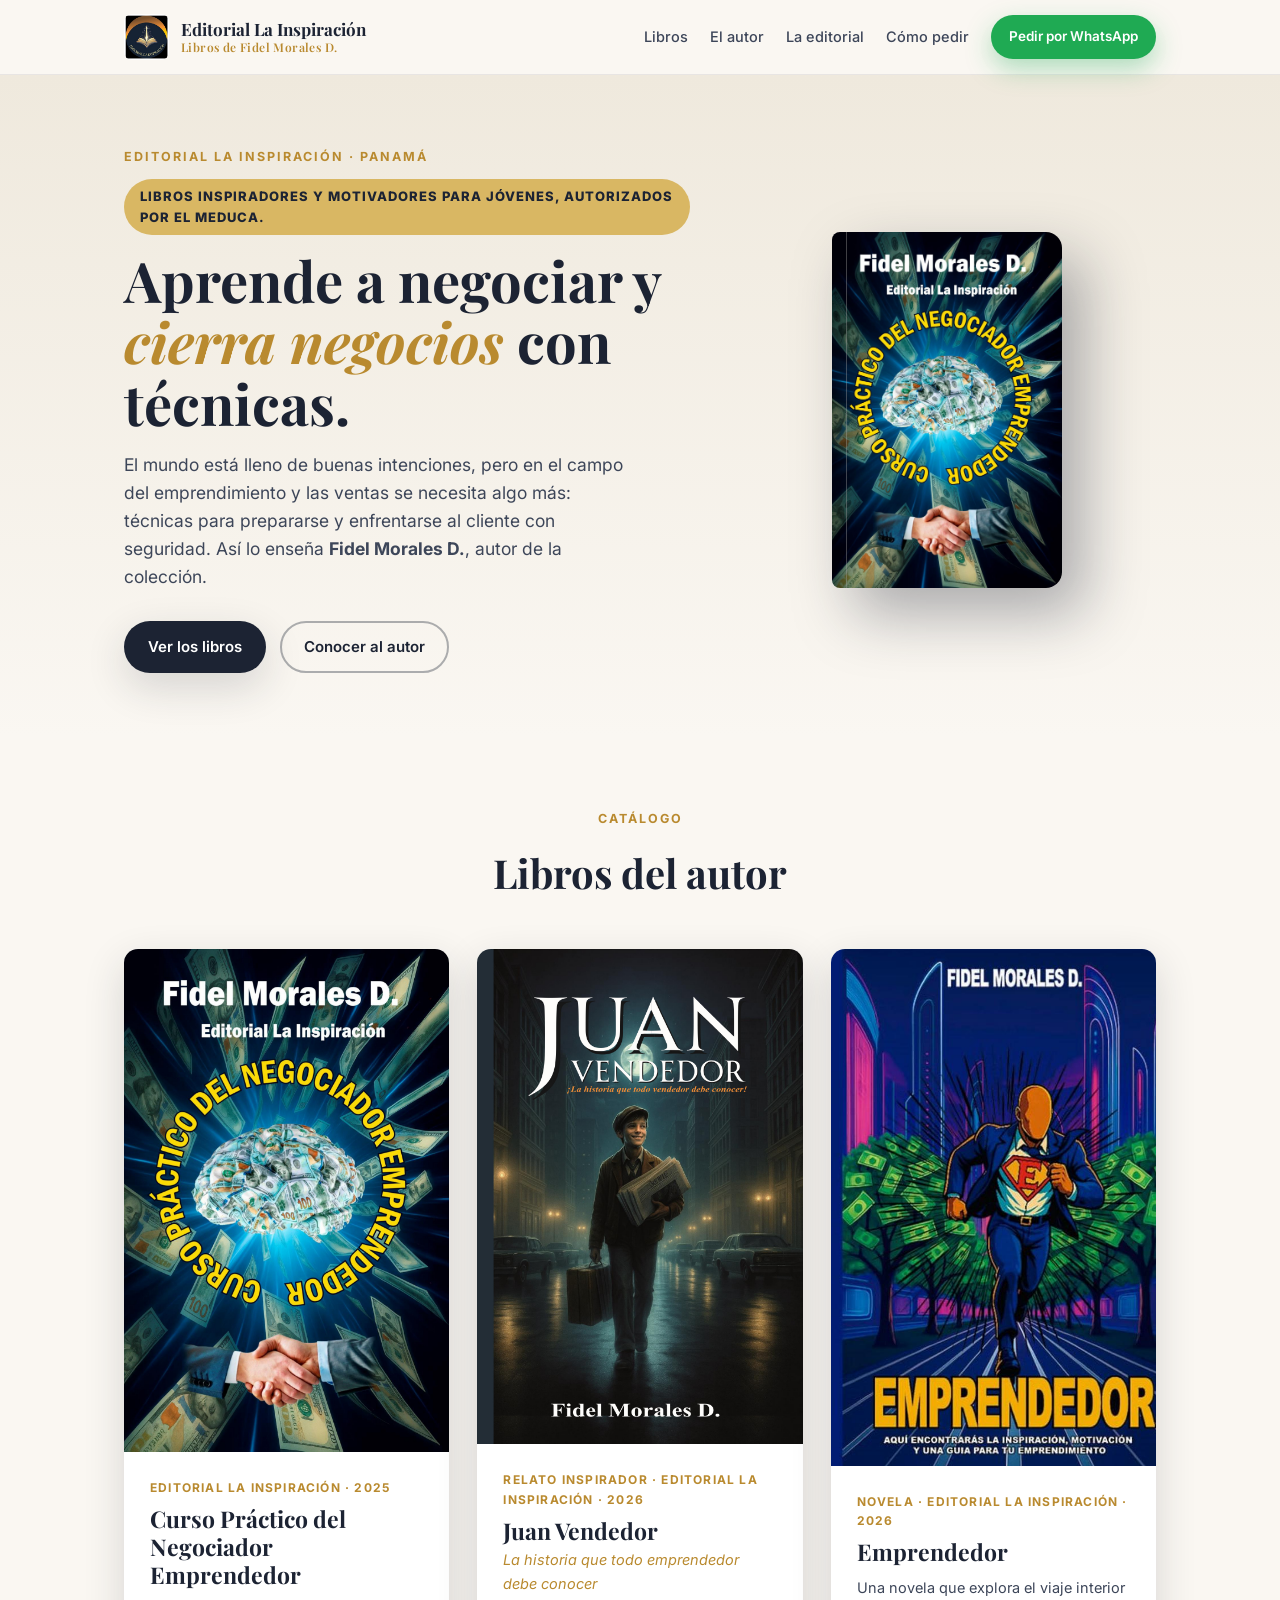
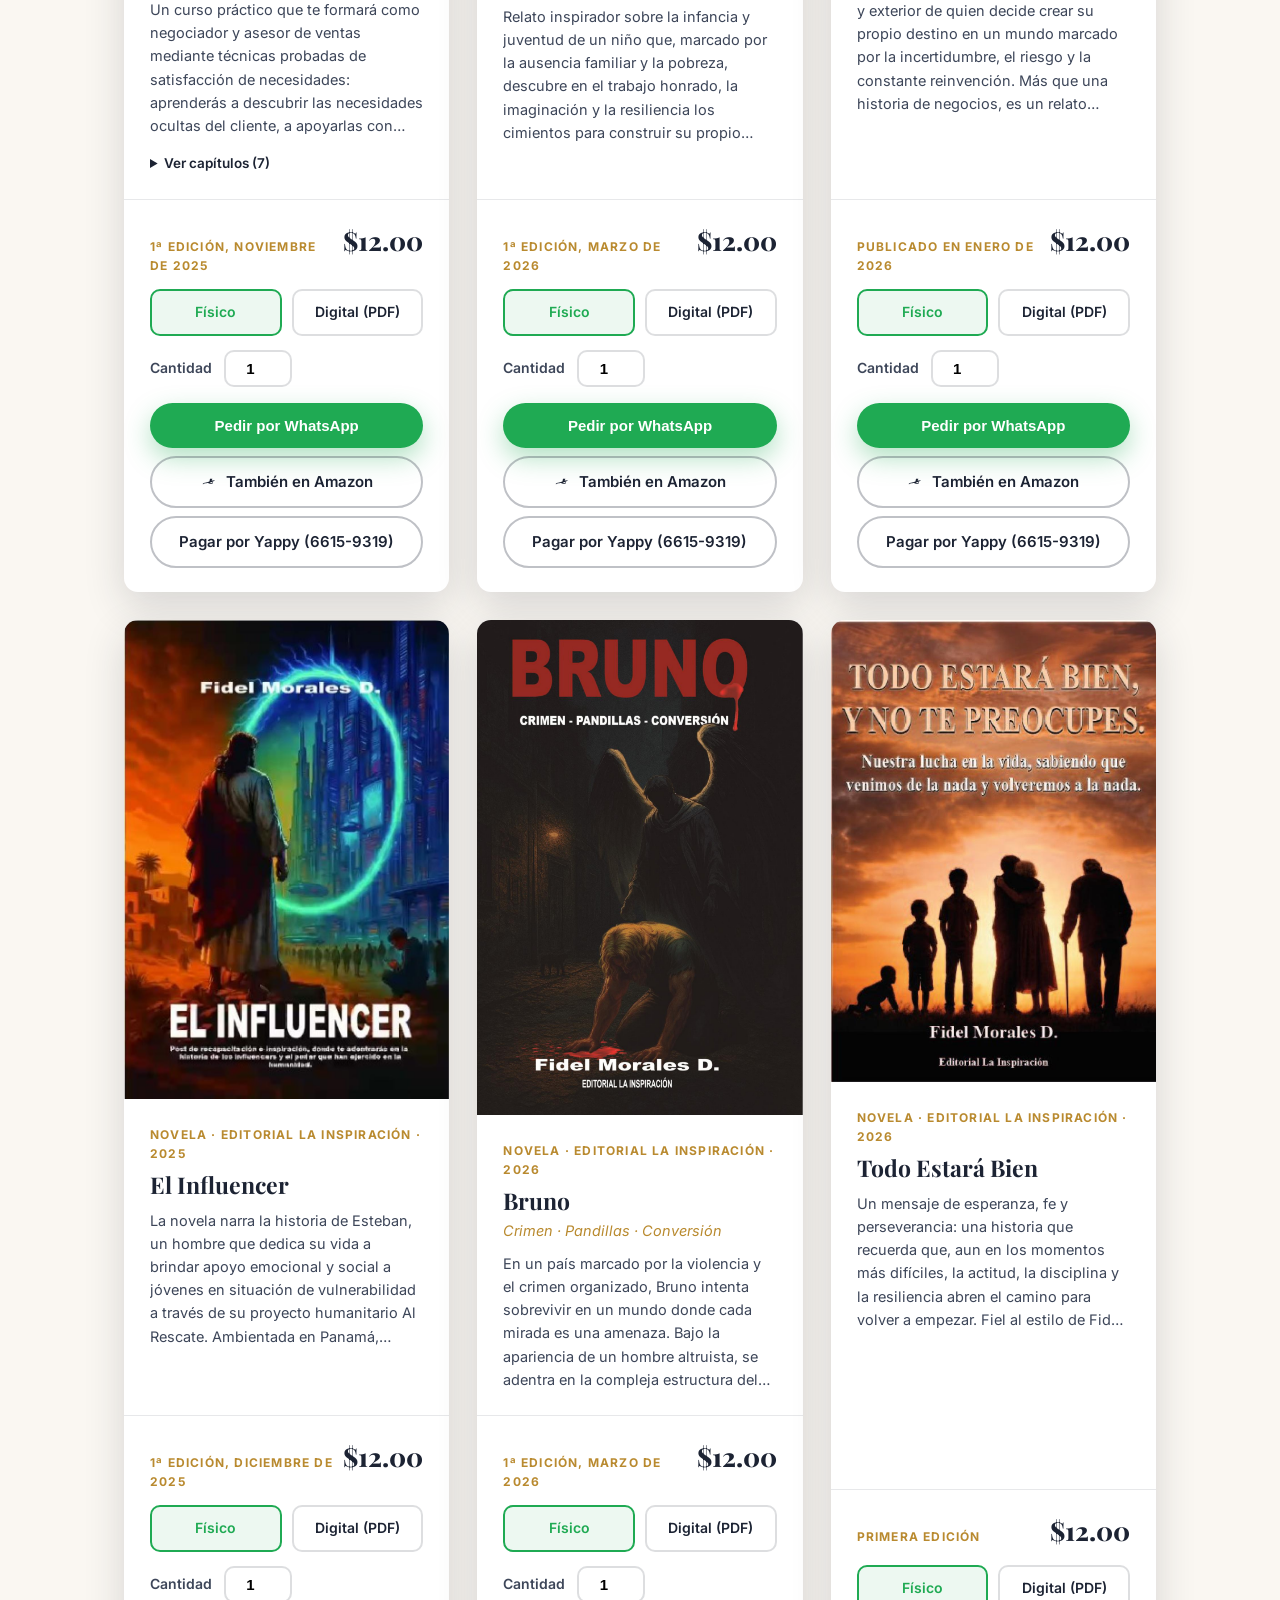
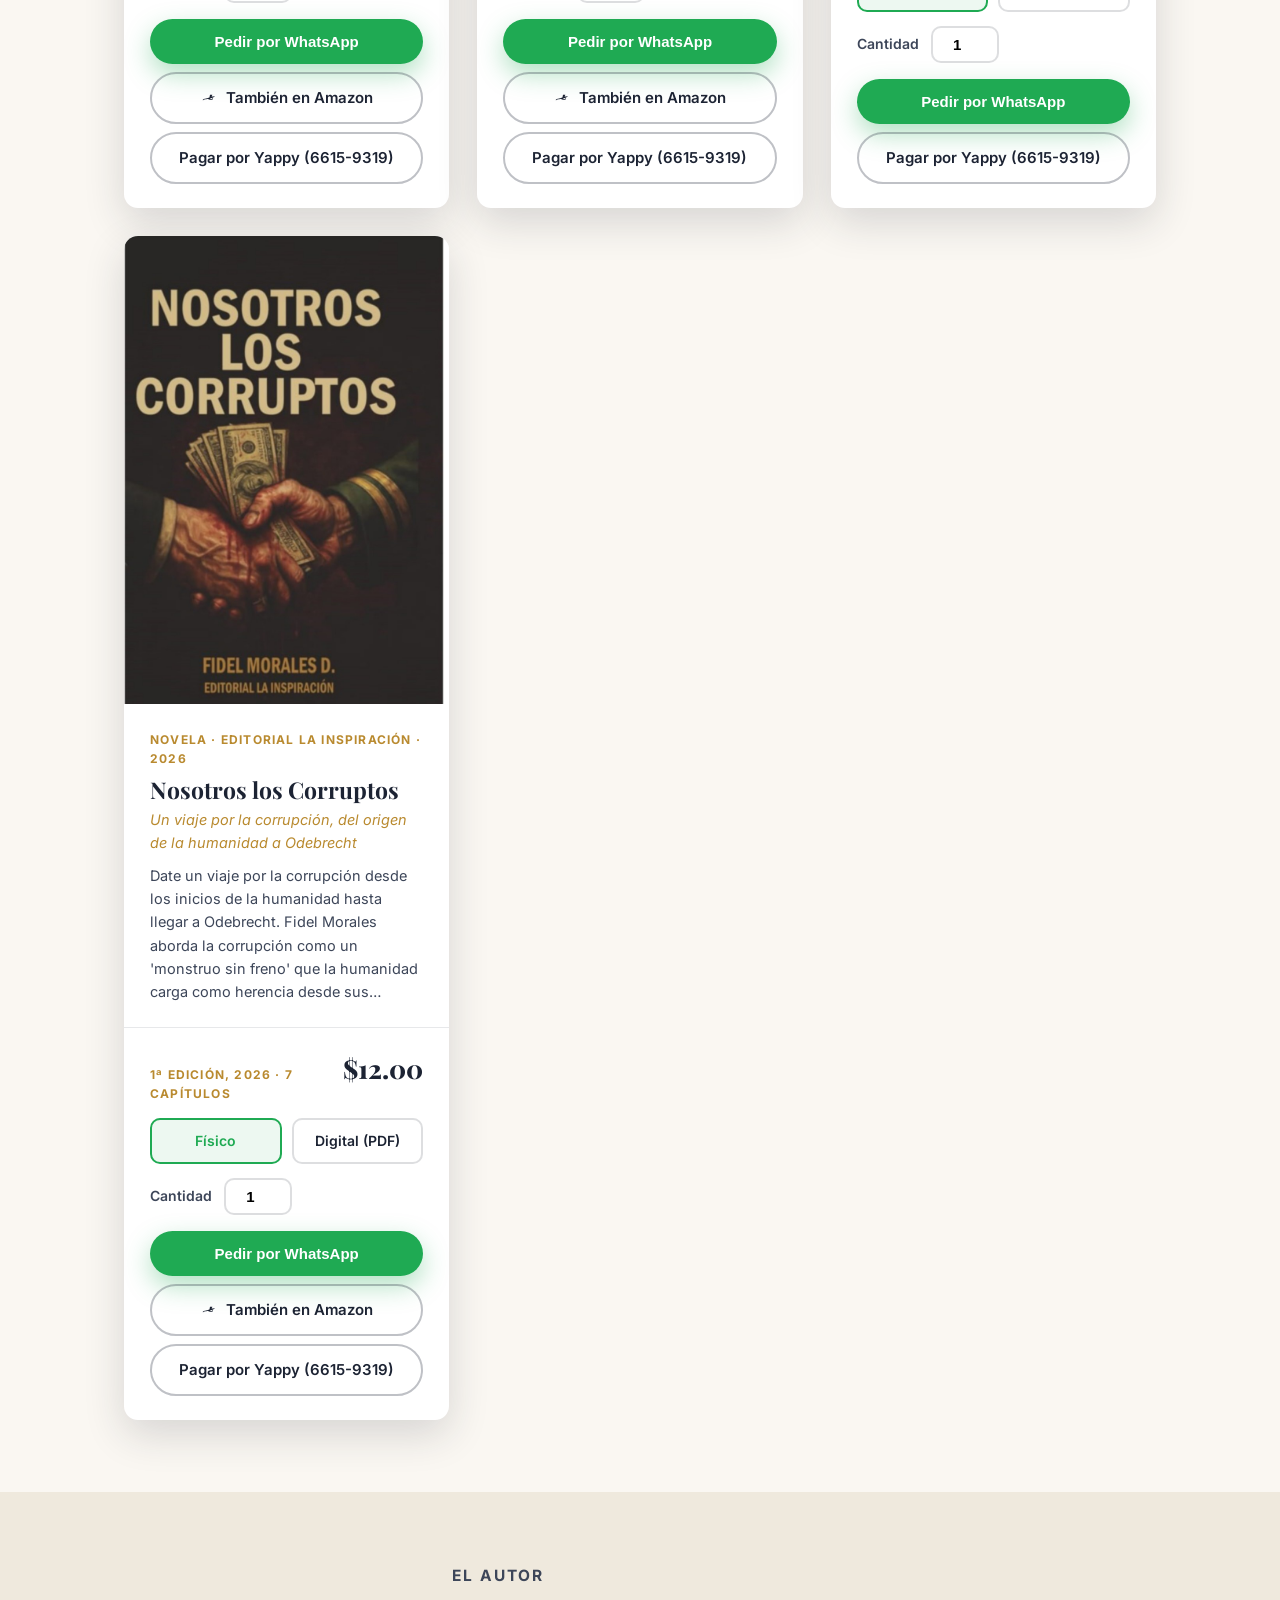
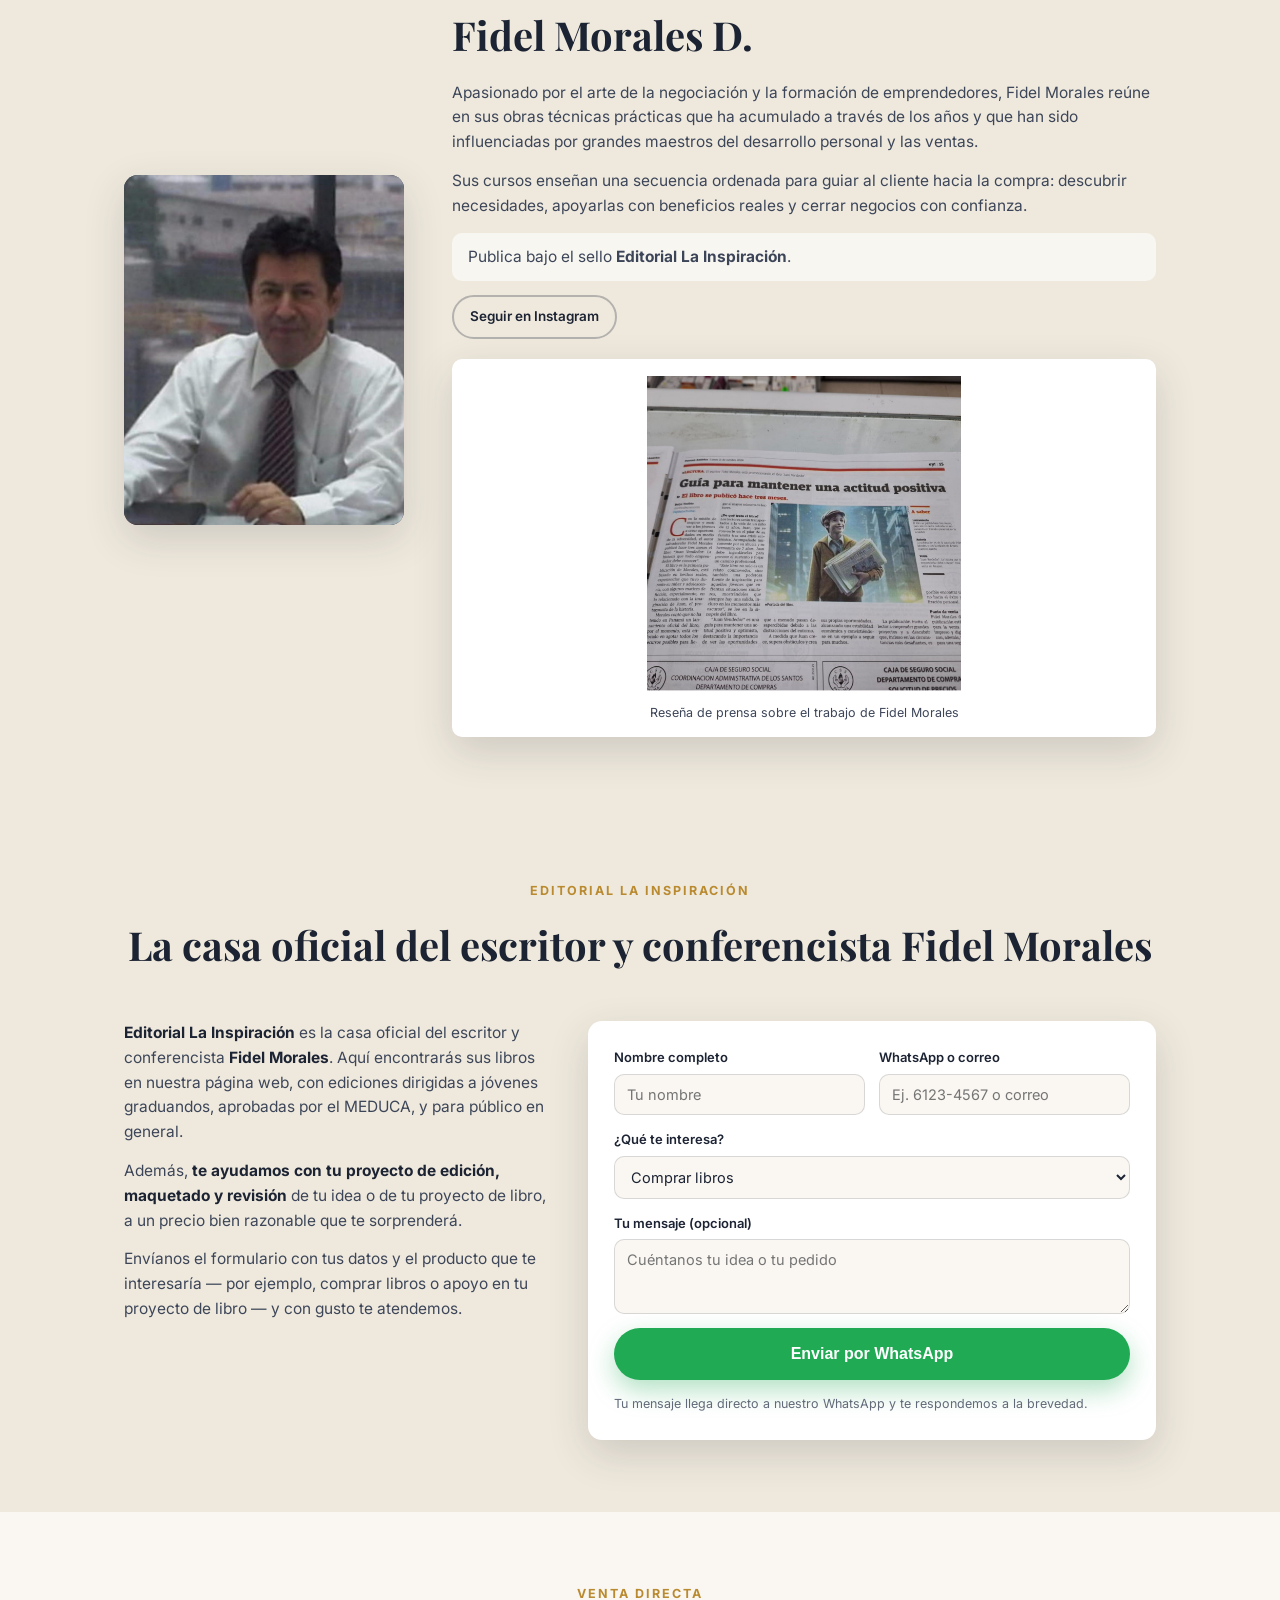
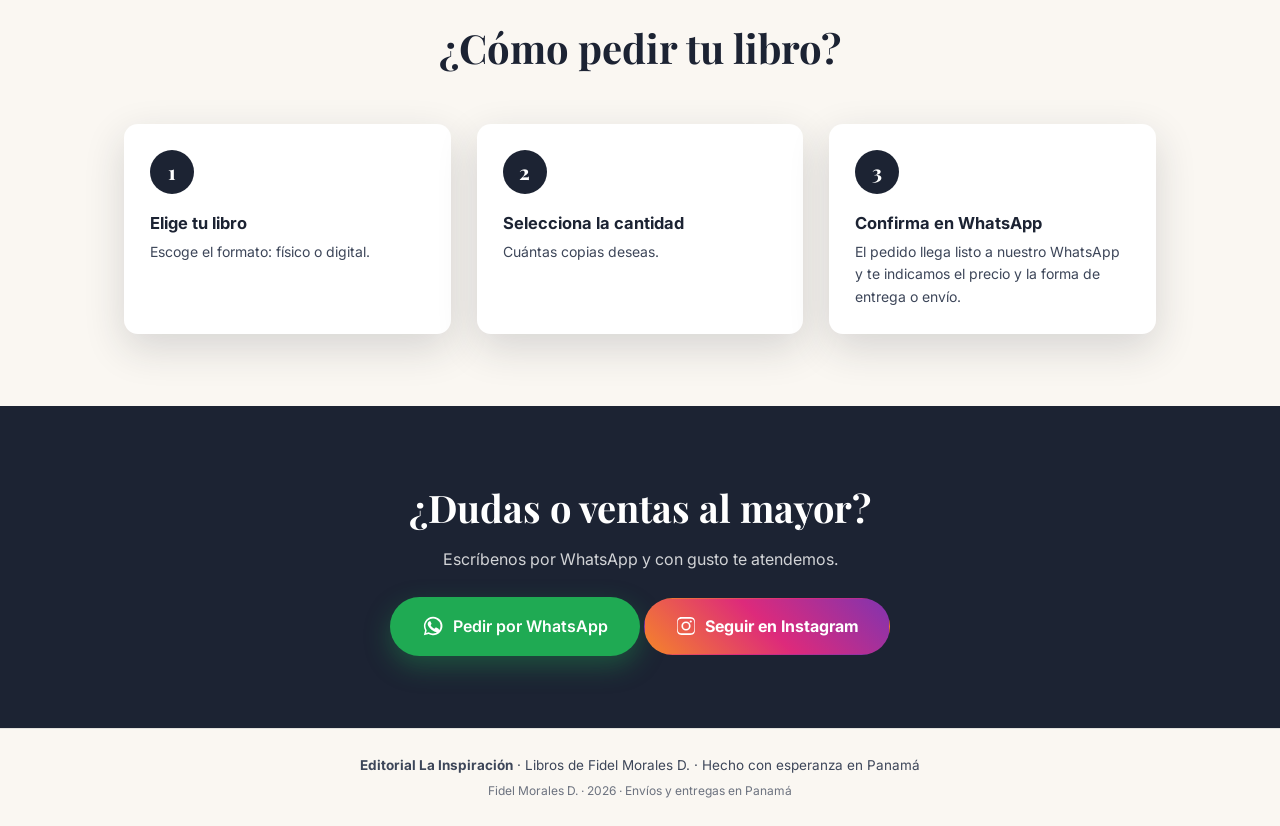
<file: index.html>
<!DOCTYPE html>
<html lang="es">
<head>
  <meta charset="UTF-8">
  <meta name="viewport" content="width=device-width, initial-scale=1.0">
  <title>Editorial La Inspiración — Libros de Fidel Morales</title>
  <meta name="description" content="Editorial La Inspiración, la casa oficial del escritor y conferencista Fidel Morales. Libros para emprendedores, negociadores y jóvenes graduandos. Ediciones aprobadas por el MEDUCA. Pedidos por WhatsApp.">
  <meta name="keywords" content="Editorial La Inspiración, Fidel Morales, libros Panamá, libros aprobados MEDUCA, empresa de libros, vender, negocios, fotos de emprendedores">
  <meta name="author" content="Editorial La Inspiración">
  <meta name="robots" content="index, follow">
  <link rel="canonical" href="https://editorial-la-inspiracion.pages.dev/">
  <meta property="og:type" content="website">
  <meta property="og:title" content="Editorial La Inspiración — Libros de Fidel Morales">
  <meta property="og:description" content="Casa oficial del escritor y conferencista Fidel Morales. Libros para emprendedores, negociadores y jóvenes graduandos. Ediciones aprobadas por el MEDUCA.">
  <meta property="og:url" content="https://editorial-la-inspiracion.pages.dev/">
  <meta property="og:image" content="https://editorial-la-inspiracion.pages.dev/img/logo-editorial.jpg">
  <meta name="twitter:card" content="summary_large_image">
  <script type="application/ld+json">
  {
    "@context": "https://schema.org",
    "@type": "Organization",
    "name": "Editorial La Inspiración",
    "alternateName": "Editorial La Inspiracion",
    "url": "https://editorial-la-inspiracion.pages.dev/",
    "logo": "https://editorial-la-inspiracion.pages.dev/img/logo-editorial.jpg",
    "description": "Casa oficial del escritor y conferencista Fidel Morales. Libros para emprendedores, negociadores y jóvenes graduandos. Ediciones aprobadas por el MEDUCA.",
    "sameAs": [
      "https://www.instagram.com/inspiracioneditorial"
    ]
  }
  </script>
  <link rel="preconnect" href="https://fonts.googleapis.com">
  <link rel="preconnect" href="https://fonts.gstatic.com" crossorigin>
  <link href="https://fonts.googleapis.com/css2?family=Playfair+Display:wght@600;700;800&family=Inter:wght@400;500;600;700&display=swap" rel="stylesheet">
  <link rel="stylesheet" href="css/style.css">
</head>
<body>

  <!-- Encabezado -->
  <header class="site-header">
    <div class="container header-inner">
      <a class="brand" href="#inicio">
        <img class="brand-logo" src="img/logo-editorial.jpg" alt="Logo Editorial La Inspiración" onerror="this.style.display='none'">
        <span class="brand-mark">FM</span>
        <span class="brand-text">
          <strong id="nav-tienda">Editorial La Inspiración</strong>
          <small id="nav-editorial">Libros de Fidel Morales D.</small>
        </span>
      </a>
      <nav class="nav" aria-label="Principal">
        <a href="#libros">Libros</a>
        <a href="#autor">El autor</a>
        <a href="#editorial">La editorial</a>
        <a href="#como-pedir">Cómo pedir</a>
        <a class="btn btn-wa btn-sm" id="nav-wa" href="#" target="_blank" rel="noopener">Pedir por WhatsApp</a>
      </nav>
    </div>
  </header>

  <main>

    <!-- Inicio -->
    <section class="hero" id="inicio">
      <div class="container hero-inner">
        <div class="hero-copy">
          <p class="eyebrow">Editorial La Inspiración · Panamá</p>
          <p class="hero-tag">Libros inspiradores y motivadores para jóvenes, autorizados por el MEDUCA.</p>
          <h1>Aprende a negociar y <em>cierra negocios</em> con técnicas.</h1>
          <p class="hero-sub">El mundo está lleno de buenas intenciones, pero en el campo del emprendimiento y las ventas se necesita algo más: técnicas para prepararse y enfrentarse al cliente con seguridad. Así lo enseña <strong>Fidel Morales D.</strong>, autor de la colección.</p>
          <div class="hero-actions">
            <a href="#libros" class="btn btn-primary">Ver los libros</a>
            <a href="#autor" class="btn btn-ghost">Conocer al autor</a>
          </div>
        </div>
        <div class="hero-art" aria-hidden="true">
          <div class="big-book" id="hero-portada"></div>
        </div>
      </div>
    </section>

    <!-- Libros -->
    <section class="section" id="libros">
      <div class="container">
        <header class="section-head">
          <p class="eyebrow">Catálogo</p>
          <h2>Libros del autor</h2>
        </header>
        <div class="libros" id="listado-libros"><!-- render JS --></div>
      </div>
    </section>

    <!-- Autor -->
    <section class="section section-alt" id="autor">
      <div class="container">
        <div class="autor-grid">
          <div class="autor-foto" id="autor-foto">
            <img src="img/fidel.jpg" alt="Foto de Fidel Morales" onerror="this.style.display='none'">
            <span class="autor-iniciales" aria-hidden="true">FM</span>
          </div>
          <div class="autor-copy">
            <p class="eyebrow">El autor</p>
            <h2>Fidel Morales D.</h2>
            <p>Apasionado por el arte de la negociación y la formación de emprendedores, Fidel Morales reúne en sus obras técnicas prácticas que ha acumulado a través de los años y que han sido influenciadas por grandes maestros del desarrollo personal y las ventas.</p>
            <p>Sus cursos enseñan una secuencia ordenada para guiar al cliente hacia la compra: descubrir necesidades, apoyarlas con beneficios reales y cerrar negocios con confianza.</p>
            <p class="autor-editorial">Publica bajo el sello <strong id="autor-editorial">Editorial La Inspiración</strong>.</p>
            <a class="btn btn-outline btn-sm" id="btn-instagram-autor" href="#" target="_blank" rel="noopener">Seguir en Instagram</a>
            <figure class="recorte" id="recorte-prensa">
              <img src="img/recorte-periodico.jpg" alt="Recorte de prensa: reseña del trabajo de Fidel Morales" onerror="this.parentElement.style.display='none'">
              <figcaption>Reseña de prensa sobre el trabajo de Fidel Morales</figcaption>
            </figure>
          </div>
        </div>
      </div>
    </section>

    <!-- Editorial -->
    <section class="section section-alt" id="editorial">
      <div class="container">
        <header class="section-head">
          <p class="eyebrow">Editorial La Inspiración</p>
          <h2>La casa oficial del escritor y conferencista Fidel Morales</h2>
        </header>
        <div class="editorial-grid">
          <div class="editorial-copy">
            <p><strong>Editorial La Inspiración</strong> es la casa oficial del escritor y conferencista <strong>Fidel Morales</strong>. Aquí encontrarás sus libros en nuestra página web, con ediciones dirigidas a jóvenes graduandos, aprobadas por el MEDUCA, y para público en general.</p>
            <p>Además, <strong>te ayudamos con tu proyecto de edición, maquetado y revisión</strong> de tu idea o de tu proyecto de libro, a un precio bien razonable que te sorprenderá.</p>
            <p>Envíanos el formulario con tus datos y el producto que te interesaría — por ejemplo, comprar libros o apoyo en tu proyecto de libro — y con gusto te atendemos.</p>
          </div>
          <form class="form-editorial" id="form-editorial" novalidate>
            <div class="form-grid">
              <label>Nombre completo
                <input type="text" id="f-nombre" required placeholder="Tu nombre">
              </label>
              <label>WhatsApp o correo
                <input type="text" id="f-contacto" required placeholder="Ej. 6123-4567 o correo">
              </label>
            </div>
            <label>¿Qué te interesa?
              <select id="f-interes">
                <option>Comprar libros</option>
                <option>Apoyo en la edición de mi libro</option>
                <option>Maquetado y revisión de mi libro</option>
                <option>Otro proyecto editorial</option>
              </select>
            </label>
            <label>Tu mensaje (opcional)
              <textarea id="f-mensaje" rows="3" placeholder="Cuéntanos tu idea o tu pedido"></textarea>
            </label>
            <button class="btn btn-wa btn-lg" type="submit">Enviar por WhatsApp</button>
            <p class="form-note">Tu mensaje llega directo a nuestro WhatsApp y te respondemos a la brevedad.</p>
          </form>
        </div>
      </div>
    </section>

    <!-- Como pedir -->
    <section class="section" id="como-pedir">
      <div class="container">
        <header class="section-head">
          <p class="eyebrow">Venta directa</p>
          <h2>¿Cómo pedir tu libro?</h2>
        </header>
        <ol class="pasos">
          <li><span class="paso-num">1</span><div><strong>Elige tu libro</strong><p>Escoge el formato: físico o digital.</p></div></li>
          <li><span class="paso-num">2</span><div><strong>Selecciona la cantidad</strong><p>Cuántas copias deseas.</p></div></li>
          <li><span class="paso-num">3</span><div><strong>Confirma en WhatsApp</strong><p>El pedido llega listo a nuestro WhatsApp y te indicamos el precio y la forma de entrega o envío.</p></div></li>
        </ol>
      </div>
    </section>

    <!-- Contacto -->
    <section class="section section-foot">
      <div class="container">
        <h2>¿Dudas o ventas al mayor?</h2>
        <p class="foot-sub">Escríbenos por WhatsApp y con gusto te atendemos.</p>
        <a class="btn btn-wa btn-lg" id="wa-contacto" href="#" target="_blank" rel="noopener">
          <svg viewBox="0 0 24 24" width="22" height="22" fill="currentColor" aria-hidden="true"><path d="M17.5 14.4c-.3-.1-1.7-.8-1.9-.9-.3-.1-.5-.1-.7.1-.2.3-.8.9-.9 1.1-.2.2-.3.2-.6.1-.3-.1-1.2-.4-2.3-1.4-.8-.7-1.4-1.6-1.6-1.9-.2-.3 0-.4.1-.6.1-.1.3-.3.4-.5.1-.2.2-.3.3-.5.1-.2 0-.4 0-.5l-.9-2.1c-.2-.5-.4-.4-.7-.4h-.6c-.2 0-.5.1-.8.4-.3.3-1.1 1-1.1 2.5s1.1 2.9 1.3 3.1c.1.2 2.2 3.4 5.4 4.7 2.5 1.1 3.1 1.2 4.1 1 .7-.1 1.7-.7 2-1.2.2-.6.2-1.1.2-1.2-.1-.2-.4-.3-.7-.4zM12 2a10 10 0 0 0-8.6 15L2 22l5.2-1.4A10 10 0 1 0 12 2zm0 18.2c-1.5 0-3-.4-4.2-1.2l-.3-.2-3.1.8.8-3-.2-.3A8.2 8.2 0 1 1 12 20.2z"/></svg>
          Pedir por WhatsApp
        </a>
        <a class="btn btn-ig btn-lg" id="btn-instagram" href="#" target="_blank" rel="noopener" style="color:#fff;border-color:rgba(255,255,255,0.35);background:linear-gradient(45deg,#f58529,#dd2a7b,#8134af);border-radius:999px;padding:15px 30px;font-size:16px;font-weight:700;text-decoration:none;display:inline-flex;align-items:center;gap:8px;border:1px solid transparent;">
          <svg viewBox="0 0 24 24" width="22" height="22" fill="currentColor" aria-hidden="true"><path d="M12 2.2c3.2 0 3.6 0 4.8.1 1.2.1 1.8.2 2.2.4.6.2 1 .5 1.4.9.4.4.7.8.9 1.4.2.4.4 1 .4 2.2.1 1.2.1 1.6.1 4.8s0 3.6-.1 4.8c-.1 1.2-.2 1.8-.4 2.2-.2.6-.5 1-.9 1.4-.4.4-.8.7-1.4.9-.4.2-1 .4-2.2.4-1.2.1-1.6.1-4.8.1s-3.6 0-4.8-.1c-1.2-.1-1.8-.2-2.2-.4-.6-.2-1-.5-1.4-.9-.4-.4-.7-.8-.9-1.4-.2-.4-.4-1-.4-2.2C2.2 15.6 2.2 15.2 2.2 12s0-3.6.1-4.8c.1-1.2.2-1.8.4-2.2.2-.6.5-1 .9-1.4.4-.4.8-.7 1.4-.9.4-.2 1-.4 2.2-.4C8.4 2.2 8.8 2.2 12 2.2zm0 1.8c-3.1 0-3.5 0-4.7.1-1.1.1-1.6.2-2 .3-.5.2-.8.4-1.2.8-.4.4-.6.7-.8 1.2-.1.4-.3.9-.3 2C2.9 9.6 2.9 10 2.9 12s0 2.4.1 3.6c.1 1.1.2 1.6.3 2 .2.5.4.8.8 1.2.4.4.7.6 1.2.8.4.1.9.3 2 .3 1.2.1 1.6.1 4.7.1s3.5 0 4.7-.1c1.1-.1 1.6-.2 2-.3.5-.2.8-.4 1.2-.8.4-.4.6-.7.8-1.2.1-.4.3-.9.3-2 .1-1.2.1-1.6.1-3.6s0-2.4-.1-3.6c-.1-1.1-.2-1.6-.3-2-.2-.5-.4-.8-.8-1.2-.4-.4-.7-.6-1.2-.8-.4-.1-.9-.3-2-.3C15.5 4 15.1 4 12 4zm0 3a5 5 0 1 1 0 10 5 5 0 0 1 0-10zm0 1.8a3.2 3.2 0 1 0 0 6.4 3.2 3.2 0 0 0 0-6.4zm5.2-2.9a1.2 1.2 0 1 1 0 2.4 1.2 1.2 0 0 1 0-2.4z"/></svg>
          Seguir en Instagram
        </a>
      </div>
    </section>

  </main>

  <footer class="site-footer">
    <div class="container footer-inner">
      <p><strong>Editorial La Inspiración</strong> · Libros de Fidel Morales D. · Hecho con esperanza en Panamá</p>
      <p class="footer-meta" id="footer-meta"></p>
    </div>
  </footer>

  <script src="js/libros.js"></script>
  <script src="js/app.js"></script>
</body>
</html>
</file>
<file: css/style.css>
/* ==========================================================================
   Estilos de la Tienda Fidel Morales
   Paleta: azul noche + tinta + nota editorial
   ========================================================================== */

:root {
  --ink: #1c2333;
  --ink-soft: #3d4659;
  --paper: #faf7f2;
  --paper-alt: #efe9dd;
  --gold: #b98a2f;
  --gold-soft: #d9b763;
  --wa: #1faa53;
  --white: #ffffff;
  --shadow: 0 14px 40px rgba(28, 35, 51, 0.16);
  --radius: 14px;
}

* { margin: 0; padding: 0; box-sizing: border-box; }

html { scroll-behavior: smooth; }

body {
  font-family: "Inter", system-ui, -apple-system, "Segoe UI", Arial, sans-serif;
  color: var(--ink);
  background: var(--paper);
  line-height: 1.6;
}

.container { max-width: 1080px; margin: 0 auto; padding: 0 24px; }

h1, h2, h3, .brand { font-family: "Playfair Display", Georgia, "Times New Roman", serif; }

/* ---------- Encabezado ---------- */
.site-header {
  position: sticky; top: 0; z-index: 50;
  background: rgba(250, 247, 242, 0.92);
  backdrop-filter: blur(8px);
  border-bottom: 1px solid rgba(28, 35, 51, 0.08);
}

.header-inner { display: flex; align-items: center; justify-content: space-between; padding: 14px 24px; }

.brand { display: flex; align-items: center; gap: 12px; text-decoration: none; color: var(--ink); }

.brand-logo { height: 46px; width: auto; max-width: 150px; object-fit: contain; border-radius: 8px; }

.brand-mark {
  display: grid; place-items: center;
  width: 44px; height: 44px; border-radius: 12px;
  background: linear-gradient(135deg, var(--ink) 0%, #2c3a55 100%);
  color: #fff; font-family: "Playfair Display", serif; font-weight: 800; font-size: 18px;
  box-shadow: var(--shadow);
}

.brand-text { display: flex; flex-direction: column; line-height: 1.25; }
.brand-text strong { font-size: 17px; }
.brand-text small { font-size: 12px; color: var(--gold); font-weight: 600; letter-spacing: 0.4px; }

.nav { display: flex; align-items: center; gap: 22px; }
.nav > a:not(.btn) { color: var(--ink-soft); text-decoration: none; font-size: 14.5px; font-weight: 500; }
.nav > a:not(.btn):hover { color: var(--ink); }

/* ---------- Botones ---------- */
.btn {
  display: inline-flex; align-items: center; justify-content: center; gap: 9px;
  padding: 12px 22px; border-radius: 999px;
  font-size: 15px; font-weight: 600; text-decoration: none;
  border: 2px solid transparent; cursor: pointer;
  transition: transform 0.15s ease, box-shadow 0.15s ease, background 0.15s ease;
}
.btn:active { transform: scale(0.98); }

.btn-primary { background: var(--ink); color: #fff; box-shadow: var(--shadow); }
.btn-primary:hover { background: #2c3a55; }

.btn-ghost { background: transparent; color: var(--ink); border-color: rgba(28, 35, 51, 0.35); }
.btn-ghost:hover { border-color: var(--ink); }

.btn-wa { background: var(--wa); color: #fff; box-shadow: 0 10px 26px rgba(31, 170, 83, 0.35); }
.btn-wa:hover { background: #189a49; }
.btn-wa:disabled { background: #9cbfa9; box-shadow: none; cursor: not-allowed; }

.btn-sm { padding: 9px 16px; font-size: 13.5px; }
.btn-lg { padding: 15px 30px; font-size: 16px; }

/* ---------- Hero ---------- */
.hero { background: linear-gradient(180deg, var(--paper-alt) 0%, var(--paper) 100%); }
.hero-inner {
  display: grid; grid-template-columns: 1.15fr 0.85fr; gap: 48px;
  align-items: center; padding: 72px 24px 64px;
}

.eyebrow {
  text-transform: uppercase; letter-spacing: 2px; font-size: 12.5px; font-weight: 700;
  color: var(--gold); margin-bottom: 12px;
}

.hero-tag {
  text-transform: uppercase; letter-spacing: 1px; font-size: 13px; font-weight: 800;
  color: var(--ink); background: var(--gold-soft); border-radius: 999px;
  display: inline-block; padding: 7px 16px; margin-bottom: 14px;
}

.hero h1 { font-size: clamp(34px, 5vw, 56px); line-height: 1.1; margin-bottom: 18px; }
.hero h1 em { font-style: italic; color: var(--gold); }

.hero-sub { font-size: 17.5px; color: var(--ink-soft); max-width: 46ch; }
.hero-actions { margin-top: 30px; display: flex; gap: 14px; flex-wrap: wrap; }

.hero-art { display: flex; justify-content: center; }

.big-book {
  width: 230px; aspect-ratio: 11 / 17;
  border-radius: 8px 16px 16px 8px;
  background-size: cover; background-position: center;
  box-shadow: 22px 26px 60px rgba(28, 35, 51, 0.35);
  position: relative;
}
.big-book::after {
  content: ""; position: absolute; left: 0; top: 0; bottom: 0; width: 14px;
  border-right: 1px solid rgba(255, 255, 255, 0.25);
  border-radius: 8px 0 0 8px;
  background: linear-gradient(90deg, rgba(0,0,0,0.22), rgba(0,0,0,0.02));
}

.book-generic {
  display: flex; flex-direction: column; justify-content: flex-end;
  background: linear-gradient(160deg, #2c3a55 0%, var(--ink) 70%);
  color: #fff; padding: 22px 18px;
}
.book-generic h4 { font-size: 21px; line-height: 1.15; margin-bottom: 6px; }
.book-generic p { font-size: 12px; letter-spacing: 1.5px; text-transform: uppercase; opacity: 0.75; }

/* ---------- Secciones ---------- */
.section { padding: 72px 0; }
.section-alt { background: var(--paper-alt); }
.section-head { text-align: center; margin-bottom: 44px; }
.section-head h2 { font-size: clamp(28px, 3.6vw, 40px); }

/* ---------- Tarjetas de libro ---------- */
.libros { display: grid; grid-template-columns: repeat(auto-fill, minmax(300px, 1fr)); gap: 28px; }

.libro-card {
  background: var(--white); border-radius: var(--radius);
  overflow: hidden; box-shadow: var(--shadow);
  display: flex; flex-direction: column;
  transition: transform 0.18s ease, box-shadow 0.18s ease;
}
.libro-card:hover { transform: translateY(-4px); box-shadow: 0 22px 50px rgba(28, 35, 51, 0.22); }

.libro-portada {
  aspect-ratio: 11 / 17; width: 100%;
  background-size: cover; background-position: center;
  position: relative;
}

.libro-cuerpo { padding: 26px 26px 8px; }
.libro-meta { font-size: 12px; color: var(--gold); font-weight: 700; letter-spacing: 1.2px; text-transform: uppercase; }
.libro-titulo { font-size: 23px; line-height: 1.2; margin: 8px 0 10px; }
.libro-subtitulo { font-size: 14.5px; font-style: italic; color: var(--gold); margin: -6px 0 10px; }
.libro-resumen {
  font-size: 14.5px; color: var(--ink-soft); margin-bottom: 16px;
  display: -webkit-box; -webkit-line-clamp: 6; -webkit-box-orient: vertical;
  overflow: hidden;
}

.libro-cap-list { margin: 0 0 16px; }
.libro-cap-list summary {
  cursor: pointer; font-size: 13.5px; font-weight: 600; color: var(--ink);
}
.libro-cap-list ul { list-style: none; margin-top: 10px; }
.libro-cap-list li {
  font-size: 13.5px; color: var(--ink-soft); padding: 6px 0 6px 22px; position: relative;
  border-top: 1px dashed rgba(28, 35, 51, 0.12);
}
.libro-cap-list li:first-child { border-top: none; }
.libro-cap-list li::before {
  content: ""; position: absolute; left: 4px; top: 15px;
  width: 8px; height: 8px; border-radius: 50%;
  background: var(--gold-soft);
}

.libro-acciones { border-top: 1px solid rgba(28, 35, 51, 0.1); padding: 20px 26px 24px; margin-top: auto; }

.precio-line { display: flex; align-items: baseline; justify-content: space-between; gap: 10px; margin-bottom: 14px; }
.precio { font-family: "Playfair Display", serif; font-size: 26px; font-weight: 800; }
.precio-por-confirmar { font-size: 14px; font-weight: 600; color: var(--gold); }

.formato-opts { display: flex; gap: 10px; margin-bottom: 14px; }
.formato-opts label {
  flex: 1; text-align: center; padding: 10px 12px; border-radius: 10px;
  border: 2px solid rgba(28, 35, 51, 0.15); font-size: 14px; font-weight: 600;
  cursor: pointer; transition: all 0.12s ease; user-select: none;
}
.formato-opts input { display: none; }
.formato-opts label:has(input:checked) {
  border-color: var(--wa); background: rgba(31, 170, 83, 0.08); color: var(--wa);
}

.cantidad-row { display: flex; align-items: center; gap: 12px; margin-bottom: 16px; }
.cantidad-row span { font-size: 14px; font-weight: 600; color: var(--ink-soft); }
.cantidad-input {
  width: 68px; padding: 8px 10px; border-radius: 10px;
  border: 2px solid rgba(28, 35, 51, 0.15); font-size: 15px; font-weight: 600; text-align: center;
}

.btn-pedir { width: 100%; }

.btn-amazon { width: 100%; margin-top: 8px; }
.btn-pay { width: 100%; margin-top: 8px; }
.btn-pay2 { width: 100%; margin-top: 8px; }
.btn-outline {
  background: transparent; color: var(--ink);
  border-color: rgba(28, 35, 51, 0.28);
}
.btn-outline:hover { border-color: var(--gold); color: var(--gold); }

/* ---------- Autor ---------- */
.autor-grid { display: grid; grid-template-columns: 280px 1fr; gap: 48px; align-items: center; }
.autor-foto {
  aspect-ratio: 4/5; border-radius: var(--radius); overflow: hidden;
  background: linear-gradient(160deg, #2c3a55, var(--ink));
  display: grid; place-items: center; box-shadow: var(--shadow);
  position: relative;
}
.autor-foto img { position: absolute; inset: 0; width: 100%; height: 100%; object-fit: cover; z-index: 2; }
.autor-iniciales { font-family: "Playfair Display", serif; font-size: 76px; font-weight: 800; color: rgba(255,255,255,0.85); }
.autor-copy h2 { font-size: clamp(28px, 3.6vw, 40px); margin-bottom: 14px; }
.autor-copy p { color: var(--ink-soft); margin-bottom: 14px; font-size: 15.5px; }
.autor-editorial { color: var(--ink); background: rgba(255,255,255,0.6); padding: 12px 16px; border-radius: 10px; }

.recorte { margin-top: 20px; padding: 14px; background: var(--white); border-radius: 10px; box-shadow: var(--shadow); }
.recorte img { display: block; width: 100%; max-height: 320px; object-fit: contain; border-radius: 6px; }
.recorte figcaption { font-size: 12.5px; color: var(--ink-soft); text-align: center; margin-top: 10px; }

/* ---------- Pasos ---------- */
.pasos { list-style: none; display: grid; grid-template-columns: repeat(3, 1fr); gap: 26px; counter-reset: paso; }
.pasos li {
  background: var(--white); border-radius: var(--radius); padding: 26px;
  box-shadow: var(--shadow); position: relative;
}
.paso-num {
  display: grid; place-items: center; width: 44px; height: 44px; border-radius: 50%;
  background: var(--ink); color: #fff; font-weight: 800; font-family: "Playfair Display", serif; font-size: 20px;
  margin-bottom: 16px;
}
.pasos strong { font-size: 16.5px; }
.pasos p { font-size: 14px; color: var(--ink-soft); margin-top: 4px; }

/* ---------- Editorial / Formulario ---------- */
.editorial-grid { display: grid; grid-template-columns: 1fr 1fr; gap: 34px; align-items: start; }
.editorial-copy p { font-size: 15.5px; margin-bottom: 14px; color: var(--ink-soft); }
.editorial-copy strong { color: var(--ink); }
.form-editorial {
  background: var(--white); border-radius: var(--radius); padding: 26px;
  box-shadow: var(--shadow); display: grid; gap: 14px;
}
.form-editorial label { display: grid; gap: 6px; font-size: 13px; font-weight: 600; color: var(--ink); }
.form-editorial input,
.form-editorial select,
.form-editorial textarea {
  font-family: inherit; font-size: 14.5px; color: var(--ink);
  background: var(--paper); border: 1px solid rgba(28, 35, 51, 0.15);
  border-radius: 10px; padding: 11px 12px; outline: none; transition: border-color 0.15s, box-shadow 0.15s;
}
.form-editorial input:focus,
.form-editorial select:focus,
.form-editorial textarea:focus { border-color: var(--gold); box-shadow: 0 0 0 3px rgba(185, 138, 47, 0.18); }
.form-grid { display: grid; grid-template-columns: 1fr 1fr; gap: 14px; }
.form-note { font-size: 12.5px; color: var(--ink-soft); opacity: 0.8; }
.section-foot { text-align: center; background: var(--ink); color: #fff; }
.section-foot h2 { color: #fff; font-size: clamp(26px, 3.4vw, 38px); margin-bottom: 8px; }
.foot-sub { opacity: 0.8; margin-bottom: 24px; }

/* ---------- Footer ---------- */
.site-footer { padding: 26px 0; border-top: 1px solid rgba(28, 35, 51, 0.1); background: var(--paper); }
.footer-inner { text-align: center; font-size: 13.5px; color: var(--ink-soft); }
.footer-meta { margin-top: 4px; font-size: 12px; opacity: 0.75; }

/* ---------- Responsive ---------- */
@media (max-width: 860px) {
  .hero-inner { grid-template-columns: 1fr; padding: 48px 24px; text-align: center; }
  .hero-sub { margin: 0 auto; }
  .hero-actions, .autor-grid, .pasos { justify-content: center; }
  .autor-grid { grid-template-columns: 1fr; }
  .autor-foto { max-width: 280px; margin: 0 auto; }
  .pasos { grid-template-columns: 1fr; }
  .editorial-grid, .form-grid { grid-template-columns: 1fr; }
  .nav > a:not(.btn) { display: none; }
}
</file>
